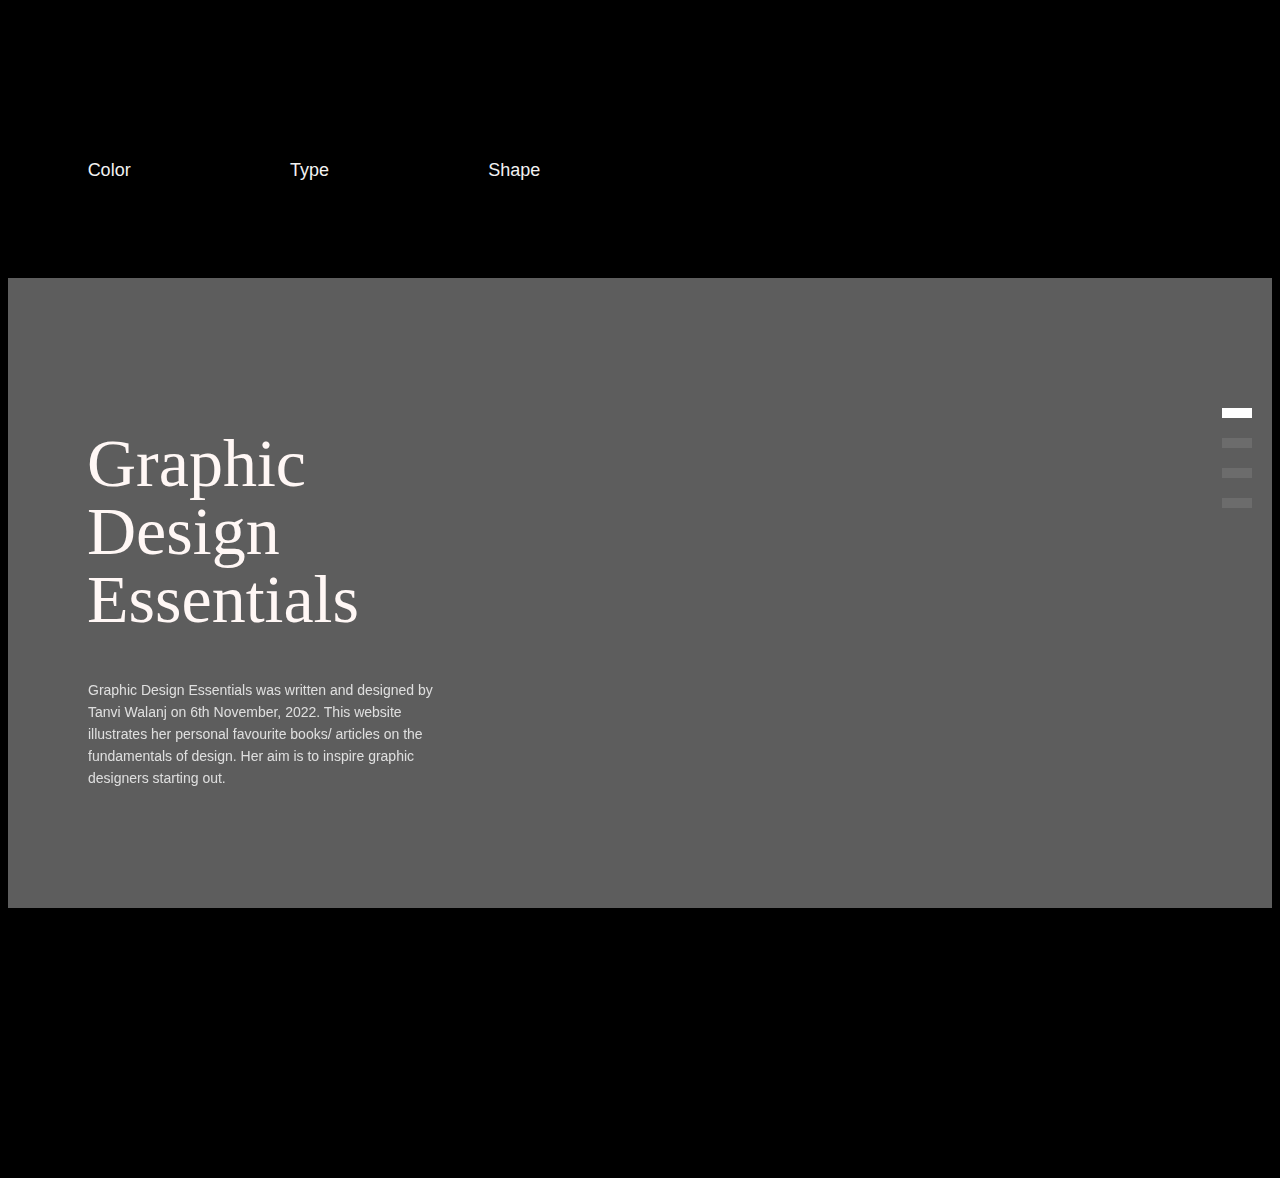
<file: index.html>
<!DOCTYPE html>
<html lang="en">

<head>
    <meta name="viewport" content="width=device-width, initial-scale=1.0">
    <title>Graphic Design Essentials</title>
    <link rel="stylesheet" href="assets/common.css" />
    <link href="https://api.fontshare.com/v2/css?f[]=clash-display@200,400,700,500,600,1,300&display=swap" rel="stylesheet">
    <link rel="stylesheet" href="https://cdnjs.cloudflare.com/ajax/libs/font-awesome/4.7.0/css/font-awesome.min.css">
</head>

<body>

  <div class="slider__warpper">
    <div class="flex__container flex--pi flex--active" data-slide="1">
      <div class="flex__item flex__item--left">
        <div class="flex__content">
          <h1 class="text--big">Graphic <br> Design <br> Essentials</h1>
          <p class="text--normal">Graphic Design Essentials was written and designed by Tanvi Walanj on 6th November, 2022. This website illustrates her personal favourite books/ articles on  the fundamentals of design. Her aim is to inspire graphic designers starting out. </p>
        </div>
        <p class="text__background"></p>
      </div>
      <div class="flex__item flex__item--right"></div>
    </div>
    <div class="flex__container flex--color animate--start" data-slide="2">
      <div class="flex__item flex__item--left">
        <div class="flex__content">
          <h1 class="text--big">Color</h1>
          <p class="text--normal">We are here to take you through the fundamental elements of graphic design. Starting with an exciting journey through <a href="color/index.html">“Everyday Color Theory”</a>where you will understand the history of color, how colors are perceived, experienced, how it evokes different sensibilities, how it blends in, stands out, and express itself through the medium of light.</p>
        </div>
        <p class="text__background"></p>
      </div>
      <div class="flex__item flex__item--right"></div>
      <img class="pokemon__img" src="Color.jpg" />
    </div>
    <div class="flex__container flex--type animate--start" data-slide="3">
      <div class="flex__item flex__item--left">
        <div class="flex__content">
          <h1 class="text--big">Type</h1>
          <p class="text--normal">Then, moving to typography, where you get exposed to <a href="type/index.html">“Thinking with Type”</a> which covers three major sections- Letter, Type and Grid. Here you can go through examples of design practices, type crimes, do’s and don’ts of type.</p>
        </div>
        <p class="text__background"></p>
      </div>
      <div class="flex__item flex__item--right"></div>
      <img class="pokemon__img image-contain" src="Type.jpg" />
    </div>
    <div class="flex__container flex--shape animate--start" data-slide="4">
      <div class="flex__item flex__item--left">
        <div class="flex__content">
          <h1 class="text--big">Shape</h1>
          <p class="text--normal">And finally to the<a href="shape/index.html">“Shape of Design”</a>, this is an offbeat book on problem solving and creating meaningful design. It instills a sense of enquiry to dive deep into the world of design and focus on the “why” instead of the “how”. It also reminds us that creation is a iterative process and all ideas start young and fragile.</p>
        </div>
        <p class="text__background"></p>
      </div>
      <div class="flex__item flex__item--right"></div>
      <img class="pokemon__img" src="Shape.png" />
    </div>
  
  <div class="slider__navi">
    <a href="#" class="slide-nav active" data-slide="1">pi</a>
    <a href="#" class="slide-nav" data-slide="2">Color</a>
    <a href="#" class="slide-nav" data-slide="3">Type</a>
    <a href="#" class="slide-nav" data-slide="4">Shape</a>
  </div>
  <script src='https://code.jquery.com/jquery-2.2.4.min.js'></script>

    <script src="js/index.js"></script>

  <div class="topnav" id="myTopnav">
      <a href="color/index.html">Color</a>
      <a href="type/index.html">Type</a>
      <a href="shape/index.html">Shape</a>
      </a>
  </div>

  

</body>
</html>
</file>
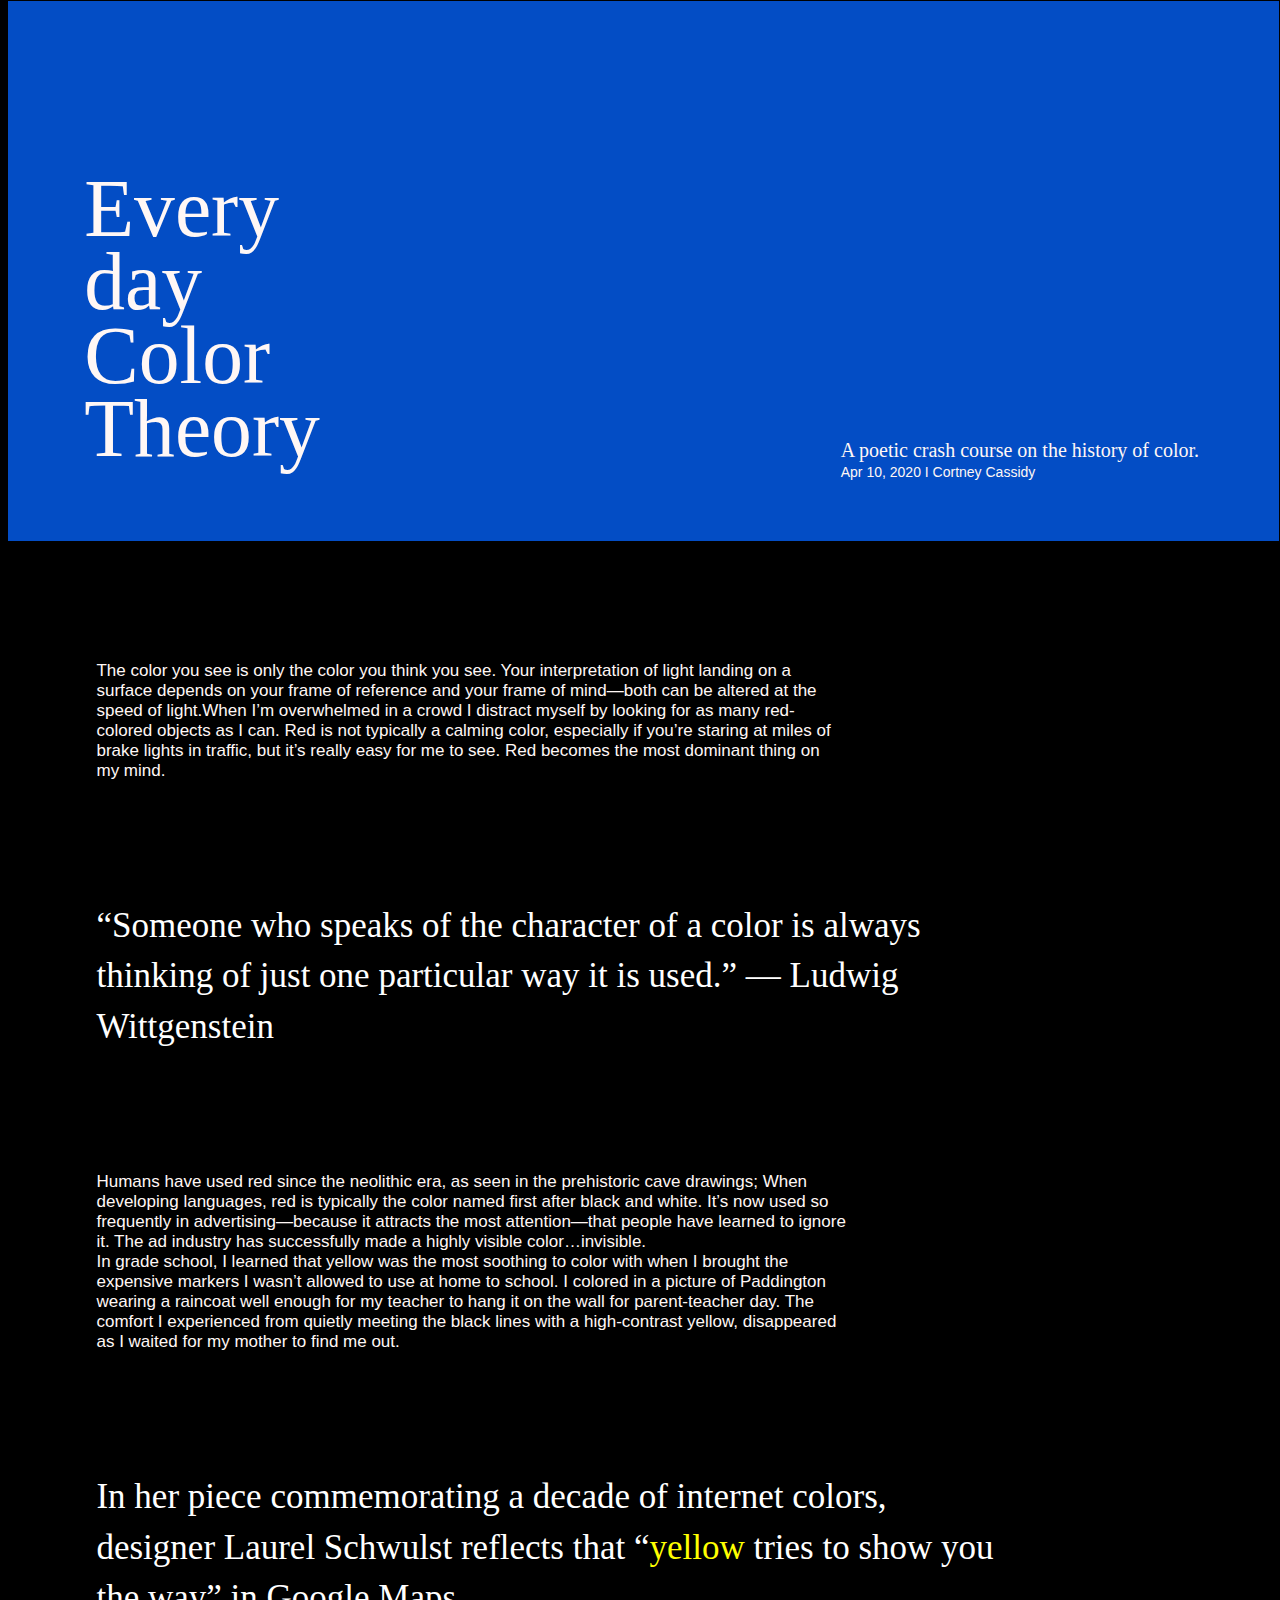
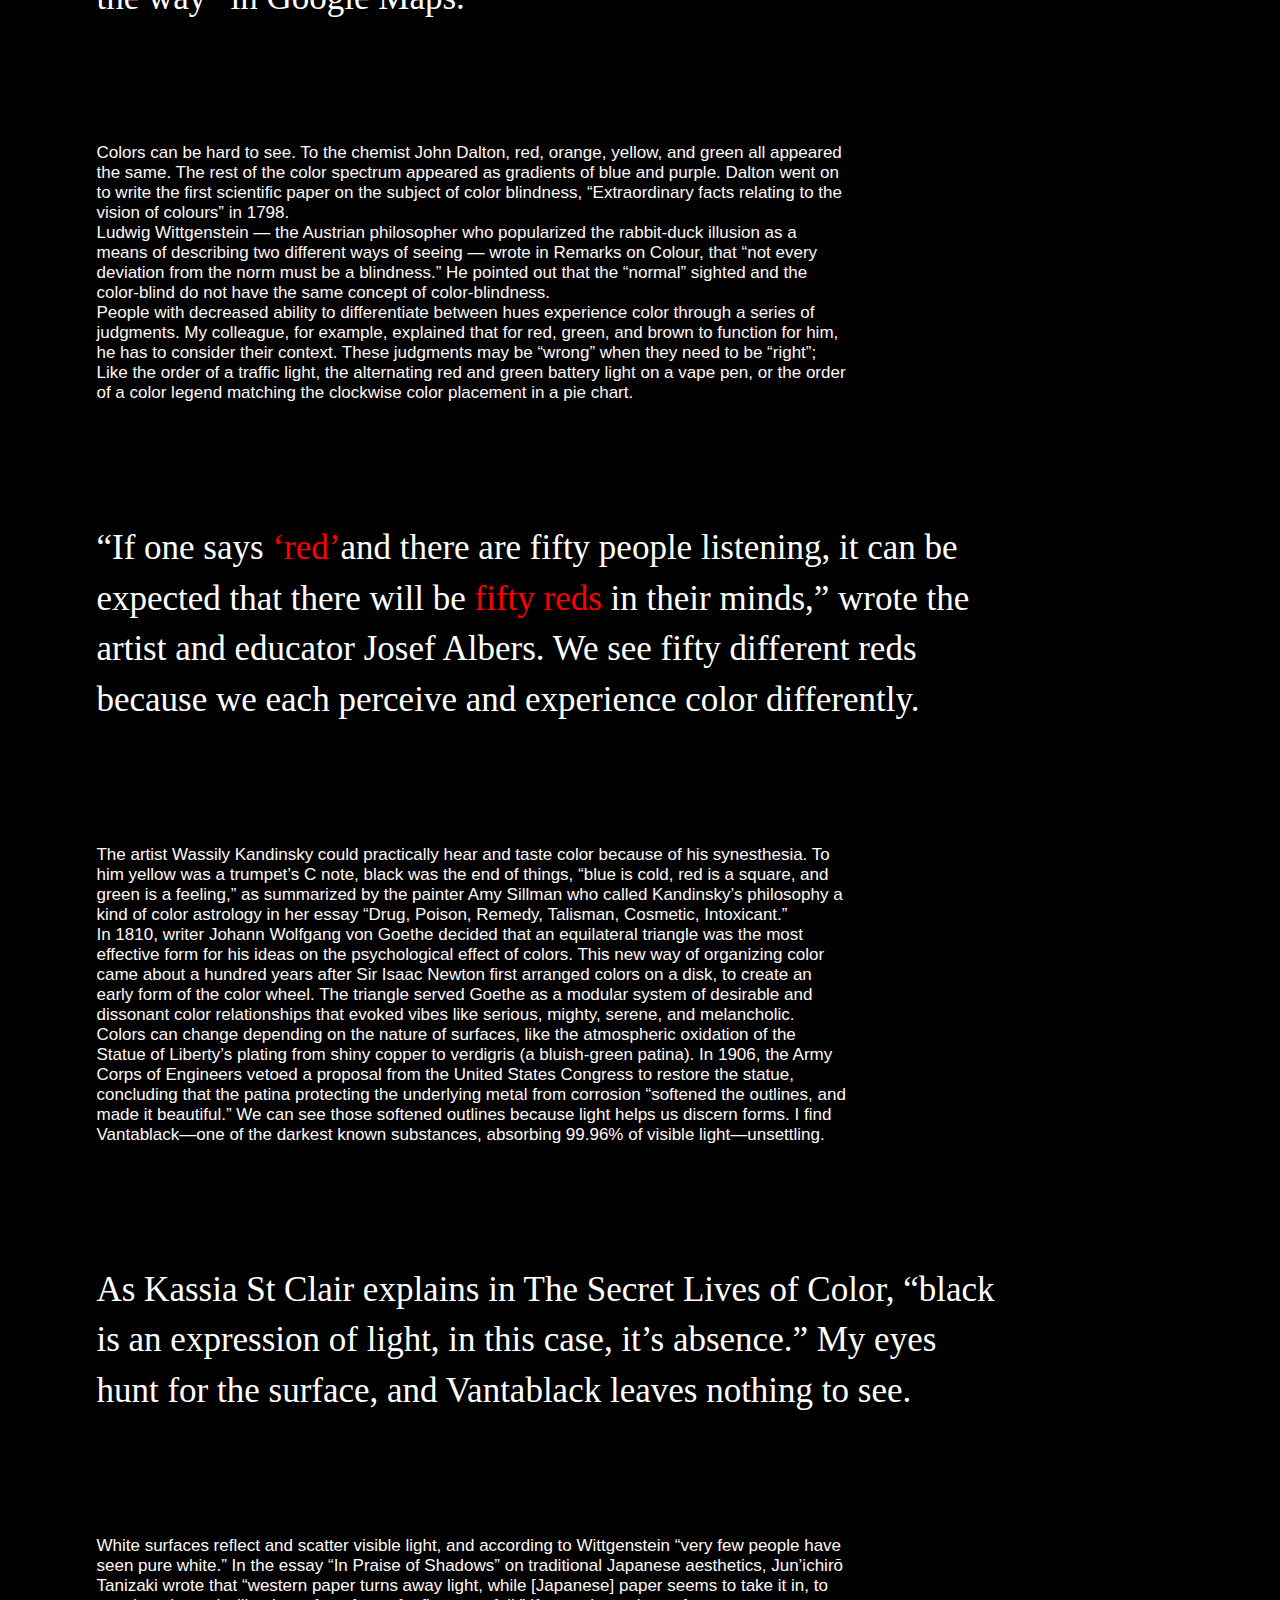
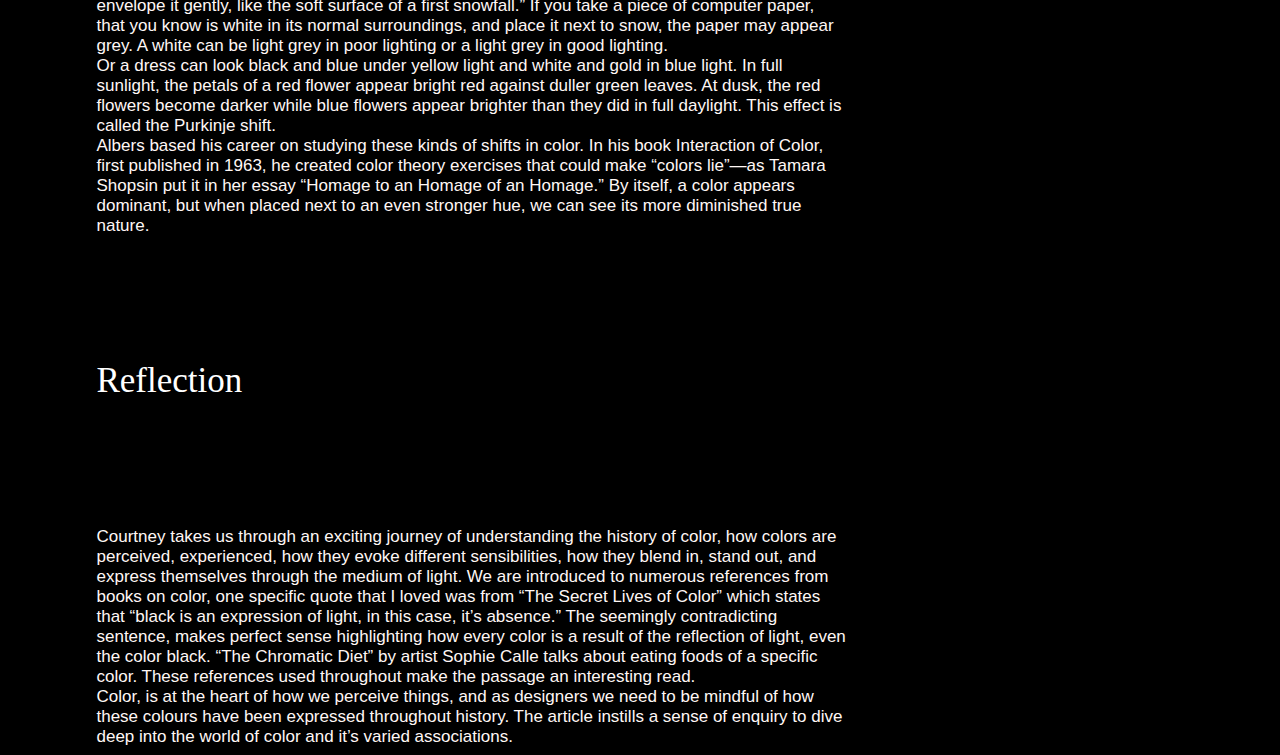
<file: color/index.html>
<!DOCTYPE html>
<html>

<head>
  <title>Everyday Color Theory</title>
  <link rel="stylesheet" href="style.css" />
  <meta name="viewport" content="width=device-width, initial-scale=1.0">
  <link href="https://api.fontshare.com/v2/css?f[]=clash-display@200,400,700,500,600,1,300&display=swap" rel="stylesheet">

</head>

<body>
  <div class="heading" style="padding-left:6.5%">
    <div class="title">Every<br>day <br>Color<br> Theory</div> 
    <p><span id="head">A poetic crash course on the history of color.</span><br> Apr 10, 2020 I Cortney Cassidy</p>
  </div>


  <div class="text">
    <div class="body">The color you see is only the color you think you see. Your interpretation of light landing on a surface
      depends on your frame of reference and your frame of mind—both can be altered at the speed of light.When I’m
      overwhelmed in a crowd I distract myself by looking for as many red-colored objects as I can. Red is not
      typically a calming color, especially if you’re staring at miles of brake lights in traffic, but it’s really
      easy for me to see. Red becomes the most dominant thing on my mind.
    </div>

    <p1 class="topic">“Someone who speaks of the character of a color is always thinking of just one particular way it is used.”
      — Ludwig Wittgenstein
    </p1>

    <div class="body">Humans have used red since the neolithic era, as seen in the prehistoric cave drawings; When developing
      languages, red is typically the color named first after black and white. It’s now used so frequently in
      advertising—because it attracts the most attention—that people have learned to ignore it. The ad industry has
      successfully made a highly visible color…invisible.
    </div>

    <div class="body">In grade school, I learned that yellow was the most soothing to color with when I brought the expensive markers
      I wasn’t allowed to use at home to school. I colored in a picture of Paddington wearing a raincoat well enough
      for my teacher to hang it on the wall for parent-teacher day. The comfort I experienced from quietly meeting the
      black lines with a high-contrast yellow, disappeared as I waited for my mother to find me out.
    </div>

    <p1 >In her piece commemorating a decade of internet colors, designer Laurel Schwulst reflects that “<span id="yellow">yellow</span> tries
      to show you the way” in Google Maps.
    </p1>


    <div class="body">Colors can be hard to see. To the chemist John Dalton, red, orange, yellow, and green all appeared the same.
      The rest of the color spectrum appeared as gradients of blue and purple. Dalton went on to write the first
      scientific paper on the subject of color blindness, “Extraordinary facts relating to the vision of colours” in
      1798.
    </div>

    <div class="body">Ludwig Wittgenstein — the Austrian philosopher who popularized the rabbit-duck illusion as a means of
      describing two different ways of seeing — wrote in Remarks on Colour, that “not every deviation from the norm
      must be a blindness.” He pointed out that the “normal” sighted and the color-blind do not have the same concept
      of color-blindness.
    </div>

    <div class="body">People with decreased ability to differentiate between hues experience color through a series of judgments. My
      colleague, for example, explained that for red, green, and brown to function for him, he has to consider their
      context. These judgments may be “wrong” when they need to be “right”; Like the order of a traffic light, the
      alternating red and green battery light on a vape pen, or the order of a color legend matching the clockwise
      color placement in a pie chart.
    </div>

    <p1 >“If one says <span class="red">‘red’</span>and there are fifty people listening, it can be expected that there will be <span class="red">fifty reds</span> in
      their minds,” wrote the artist and educator Josef Albers. We see fifty different reds because we each perceive
      and experience color differently.
    </p1>

    <div class="body">The artist Wassily Kandinsky could practically hear and taste color because of his synesthesia. To him yellow
      was a trumpet’s C note, black was the end of things, “blue is cold, red is a square, and green is a feeling,” as
      summarized by the painter Amy Sillman who called Kandinsky’s philosophy a kind of color astrology in her essay
      “Drug, Poison, Remedy, Talisman, Cosmetic, Intoxicant.”
    </div>

    <div class="body">In 1810, writer Johann Wolfgang von Goethe decided that an equilateral triangle was the most effective form
      for his ideas on the psychological effect of colors. This new way of organizing color came about a hundred years
      after Sir Isaac Newton first arranged colors on a disk, to create an early form of the color wheel. The triangle
      served Goethe as a modular system of desirable and dissonant color relationships that evoked vibes like serious,
      mighty, serene, and melancholic.
    </div>

    <div class="body">Colors can change depending on the nature of surfaces, like the atmospheric oxidation of the Statue of
      Liberty’s plating from shiny copper to verdigris (a bluish-green patina). In 1906, the Army Corps of Engineers
      vetoed a proposal from the United States Congress to restore the statue, concluding that the patina protecting
      the underlying metal from corrosion “softened the outlines, and made it beautiful.” We can see those softened outlines because light helps us discern forms. I find Vantablack—one of the darkest
      known substances, absorbing 99.96% of visible light—unsettling.
    </div>

    <p1 >As Kassia St Clair explains in The Secret Lives of Color, “black is an expression of light, in this case, it’s
      absence.” My eyes hunt for the surface, and Vantablack leaves nothing to see.
    </p1>

    <div class="body"> White surfaces reflect and scatter visible light, and according to Wittgenstein “very few people have seen
      pure white.” In the essay “In Praise of Shadows” on traditional Japanese aesthetics, Jun’ichirō Tanizaki wrote
      that “western paper turns away light, while [Japanese] paper seems to take it in, to envelope it gently, like
      the soft surface of a first snowfall.” If you take a piece of computer paper, that you know is white in its
      normal surroundings, and place it next to snow, the paper may appear grey. A white can be light grey in poor
      lighting or a light grey in good lighting.
    </div>
    
    <div class="body">Or a dress can look black and blue under yellow light and white and gold in blue light. In full sunlight, the
      petals of a red flower appear bright red against duller green leaves. At dusk, the red flowers become darker
      while blue flowers appear brighter than they did in full daylight. This effect is called the Purkinje shift.
    </div>
    
    <div class="body">Albers based his career on studying these kinds of shifts in color. In his book Interaction of Color, first
      published in 1963, he created color theory exercises that could make “colors lie”—as Tamara Shopsin put it in
      her essay “Homage to an Homage of an Homage.” By itself, a color appears dominant, but when placed next to an
      even stronger hue, we can see its more diminished true nature.
    </div>

    <p1 class="topic">Reflection</p1>

    <div class="body">Courtney takes us through an exciting journey of understanding the history of color, how colors are perceived,
      experienced, how they evoke different sensibilities, how they blend in, stand out, and express themselves
      through the medium of light. We are introduced to numerous references from books on color, one specific quote
      that I loved was from “The Secret Lives of Color” which states that “black is an expression of light, in this
      case, it’s absence.” The seemingly contradicting sentence, makes perfect sense highlighting how every color is a
      result of the reflection of light, even the color black. “The Chromatic Diet” by artist Sophie Calle talks about
      eating foods of a specific color. These references used throughout make the passage an interesting read.
      </div>
    
    <div class="body">Color, is at the heart of how we perceive things, and as designers we need to be mindful of how these colours
      have been expressed throughout history. The article instills a sense of enquiry to dive deep into the world of
      color and it’s varied associations.
    </div>
  </div>

</body>

</html>
</file>
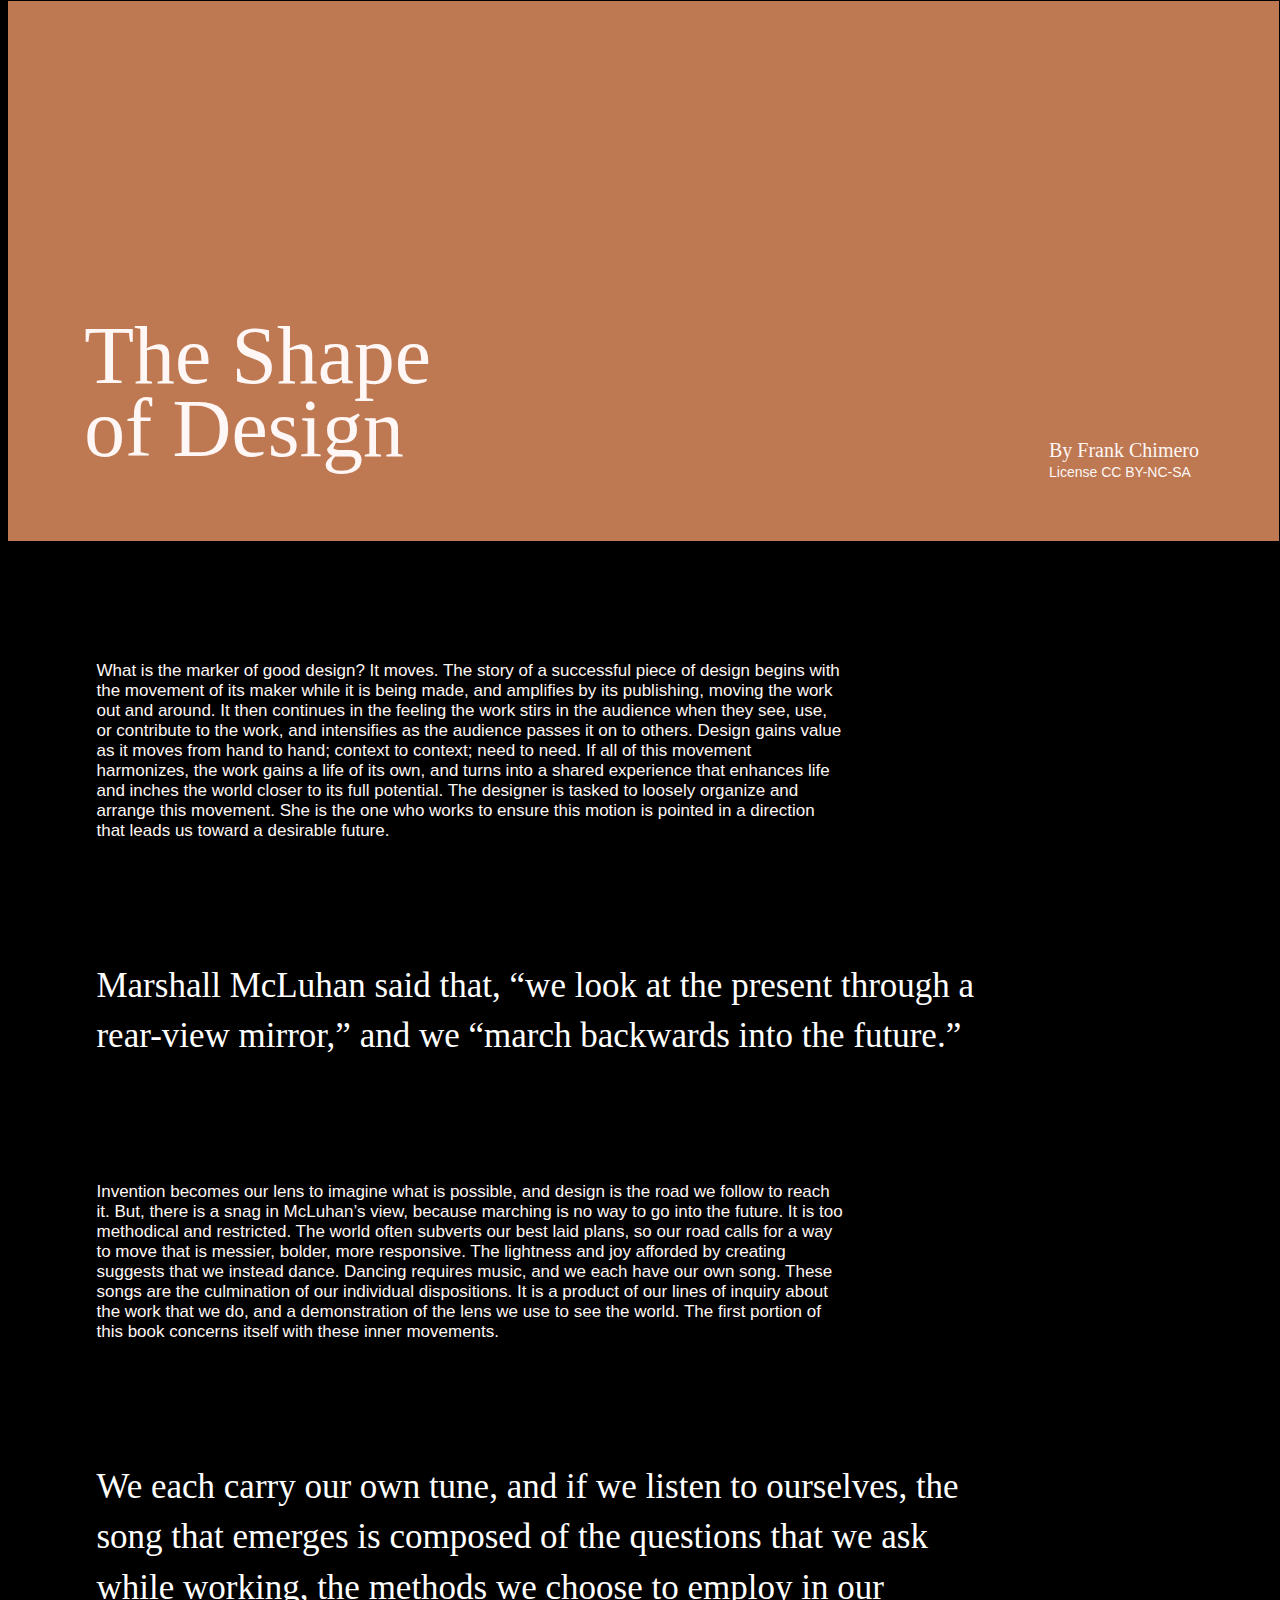
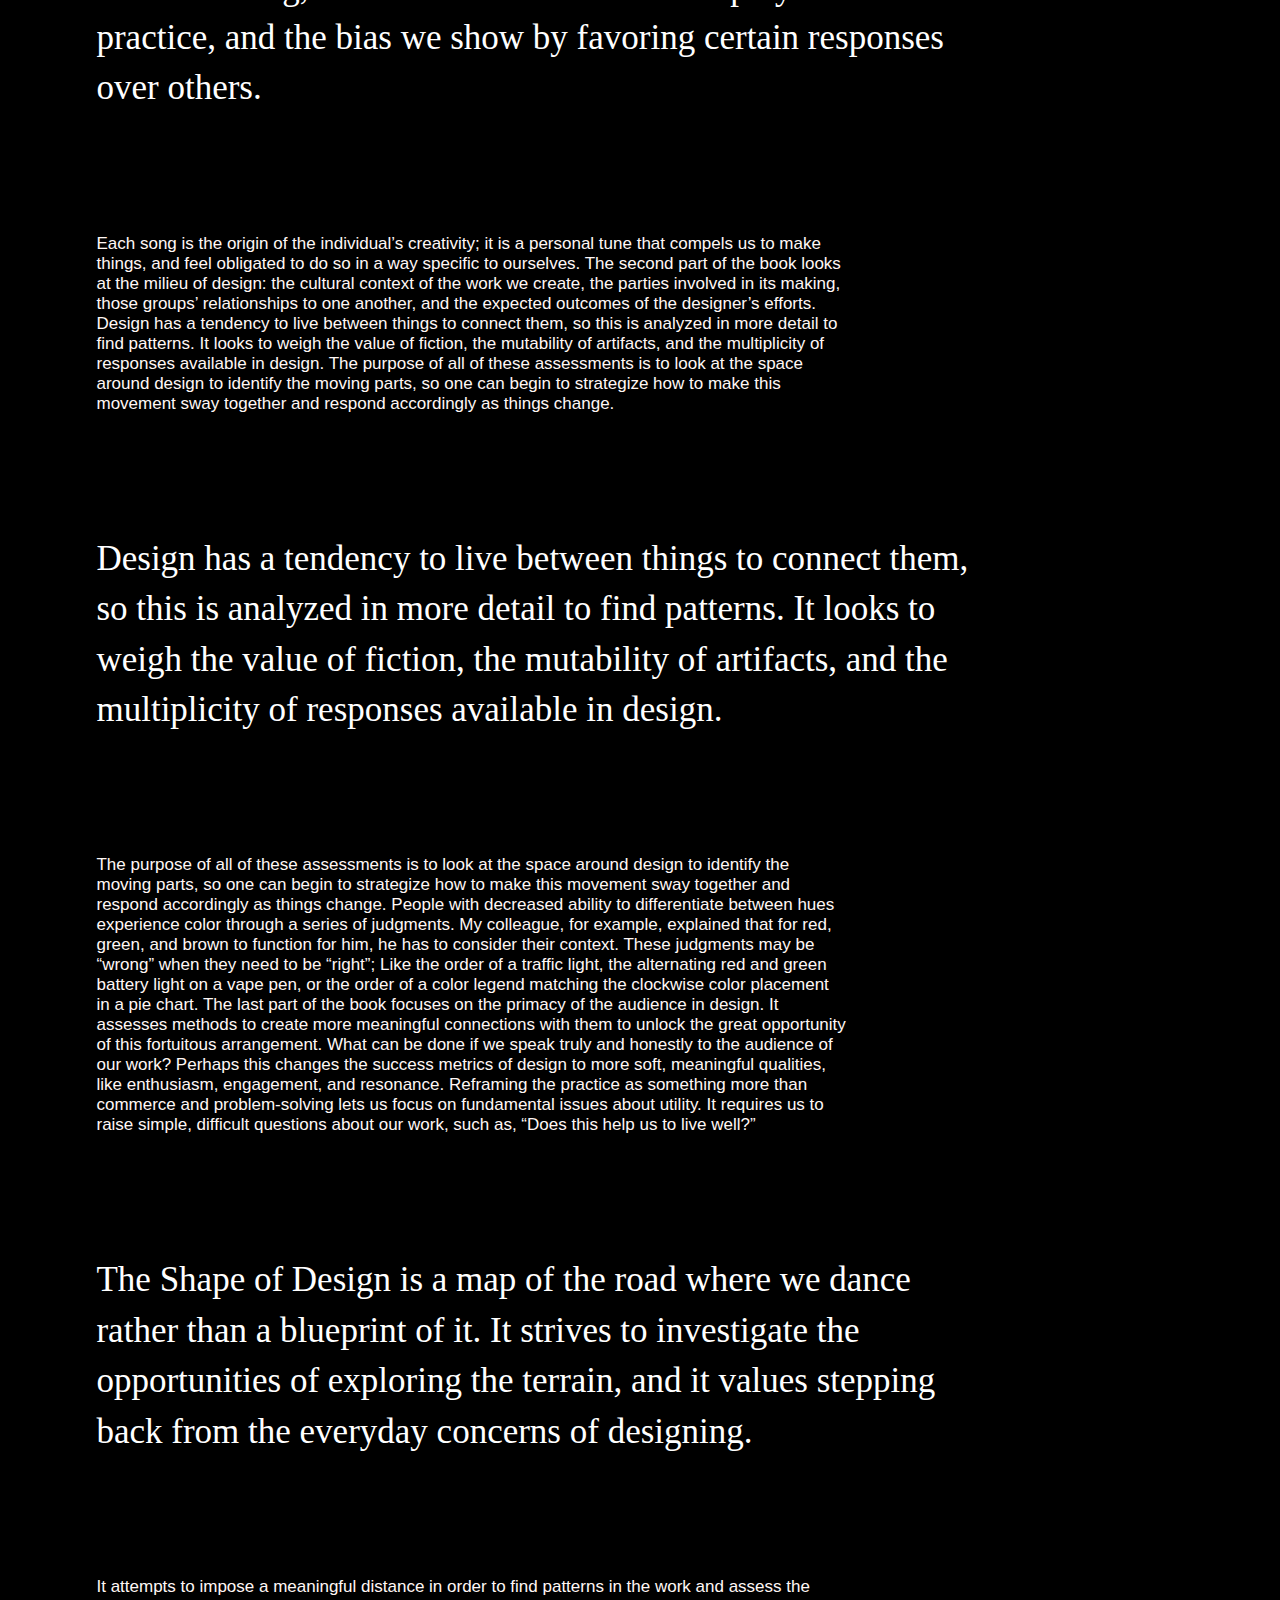
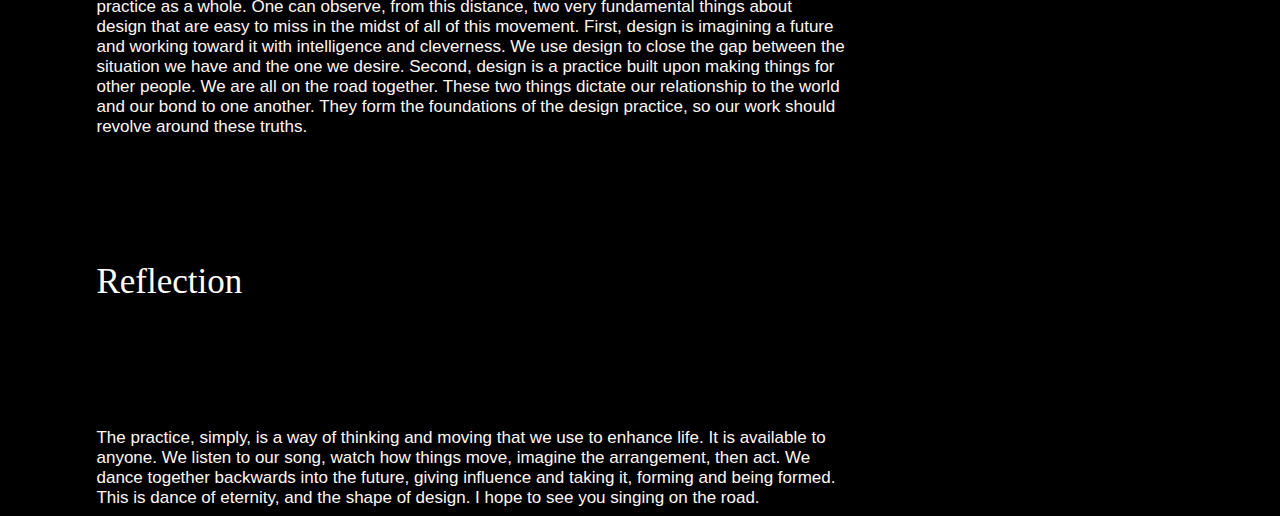
<file: shape/index.html>
<!DOCTYPE html>
<html>

<head>
  <title>Everyday Color Theory</title>
  <link rel="stylesheet" href="style.css" />
  <meta name="viewport" content="width=device-width, initial-scale=1.0">
  <link href="https://api.fontshare.com/v2/css?f[]=clash-display@200,400,700,500,600,1,300&display=swap" rel="stylesheet">

</head>

<body>
  <div class="heading" style="padding-left:6.5%">
    <div class="title">The Shape <br>of Design</div> 
    <p><span id="head">By Frank Chimero</span><br> License CC BY-NC-SA</p>
  </div>


  <div class="text">
    <div class="body">What is the marker of good design? It moves. The story of a successful piece of design begins with the movement of its maker while it is being made, and amplifies by its publishing, moving the work out and around. It then continues in the feeling the work stirs in the audience when they see, use, or contribute to the work, and intensifies as the audience passes it on to others. Design gains value as it moves from hand to hand; context to context; need to need. If all of this movement harmonizes, the work gains a life of its own, and turns into a shared experience that enhances life and inches the world closer to its full potential. The designer is tasked to loosely organize and arrange this movement. She is the one who works to ensure this motion is pointed in a direction that leads us toward a desirable future.
    </div>

    <p1 class="topic">Marshall McLuhan said that, “we look at the present through a rear-view mirror,” and we “march backwards into the future.”
    </p1>

    <div class="body">Invention becomes our lens to imagine what is possible, and design is the road we follow to reach it. But, there is a snag in McLuhan’s view, because marching is no way to go into the future. It is too methodical and restricted. The world often subverts our best laid plans, so our road calls for a way to move that is messier, bolder, more responsive. The lightness and joy afforded by creating suggests that we instead dance. Dancing requires music, and we each have our own song. These songs are the culmination of our individual dispositions. It is a product of our lines of inquiry about the work that we do, and a demonstration of the lens we use to see the world. The first portion of this book concerns itself with these inner movements.
    </div>

    <p1 >We each carry our own tune, and if we listen to ourselves, the song that emerges is composed of the questions that we ask while working, the methods we choose to employ in our practice, and the bias we show by favoring certain responses over others.
    </p1>


    <div class="body"> Each song is the origin of the individual’s creativity; it is a personal tune that compels us to make things, and feel obligated to do so in a way specific to ourselves. The second part of the book looks at the milieu of design: the cultural context of the work we create, the parties involved in its making, those groups’ relationships to one another, and the expected outcomes of the designer’s efforts. Design has a tendency to live between things to connect them, so this is analyzed in more detail to find patterns. It looks to weigh the value of fiction, the mutability of artifacts, and the multiplicity of responses available in design. The purpose of all of these assessments is to look at the space around design to identify the moving parts, so one can begin to strategize how to make this movement sway together and respond accordingly as things change.
    </div>

    <p1 >Design has a tendency to live between things to connect them, so this is analyzed in more detail to find patterns. It looks to weigh the value of fiction, the mutability of artifacts, and the multiplicity of responses available in design.
    </p1>

    <div class="body">The purpose of all of these assessments is to look at the space around design to identify the moving parts, so one can begin to strategize how to make this movement sway together and respond accordingly as things change. People with decreased ability to differentiate between hues experience color through a series of judgments. My colleague, for example, explained that for red, green, and brown to function for him, he has to consider their context. These judgments may be “wrong” when they need to be “right”; Like the order of a traffic light, the alternating red and green battery light on a vape pen, or the order of a color legend matching the clockwise color placement in a pie chart. The last part of the book focuses on the primacy of the audience in design. It assesses methods to create more meaningful connections with them to unlock the great opportunity of this fortuitous arrangement. What can be done if we speak truly and honestly to the audience of our work? Perhaps this changes the success metrics of design to more soft, meaningful qualities, like enthusiasm, engagement, and resonance. Reframing the practice as something more than commerce and problem-solving lets us focus on fundamental issues about utility. It requires us to raise simple, difficult questions about our work, such as, “Does this help us to live well?”
    </div>

    <p1 >The Shape of Design is a map of the road where we dance rather than a blueprint of it. It strives to investigate the opportunities of exploring the terrain, and it values stepping back from the everyday concerns of designing.
    </p1>

    <div class="body"> It attempts to impose a meaningful distance in order to find patterns in the work and assess the practice as a whole. One can observe, from this distance, two very fundamental things about design that are easy to miss in the midst of all of this movement. First, design is imagining a future and working toward it with intelligence and cleverness. We use design to close the gap between the situation we have and the one we desire. Second, design is a practice built upon making things for other people. We are all on the road together. These two things dictate our relationship to the world and our bond to one another. They form the foundations of the design practice, so our work should revolve around these truths.
    </div>
    
    <p1 class="topic">Reflection</p1>

    <div class="body">The practice, simply, is a way of thinking and moving that we use to enhance life. It is available to anyone. We listen to our song, watch how things move, imagine the arrangement, then act. We dance together backwards into the future, giving influence and taking it, forming and being formed. This is dance of eternity, and the shape of design. I hope to see you singing on the road.

  </div>

</body>

</html>
</file>
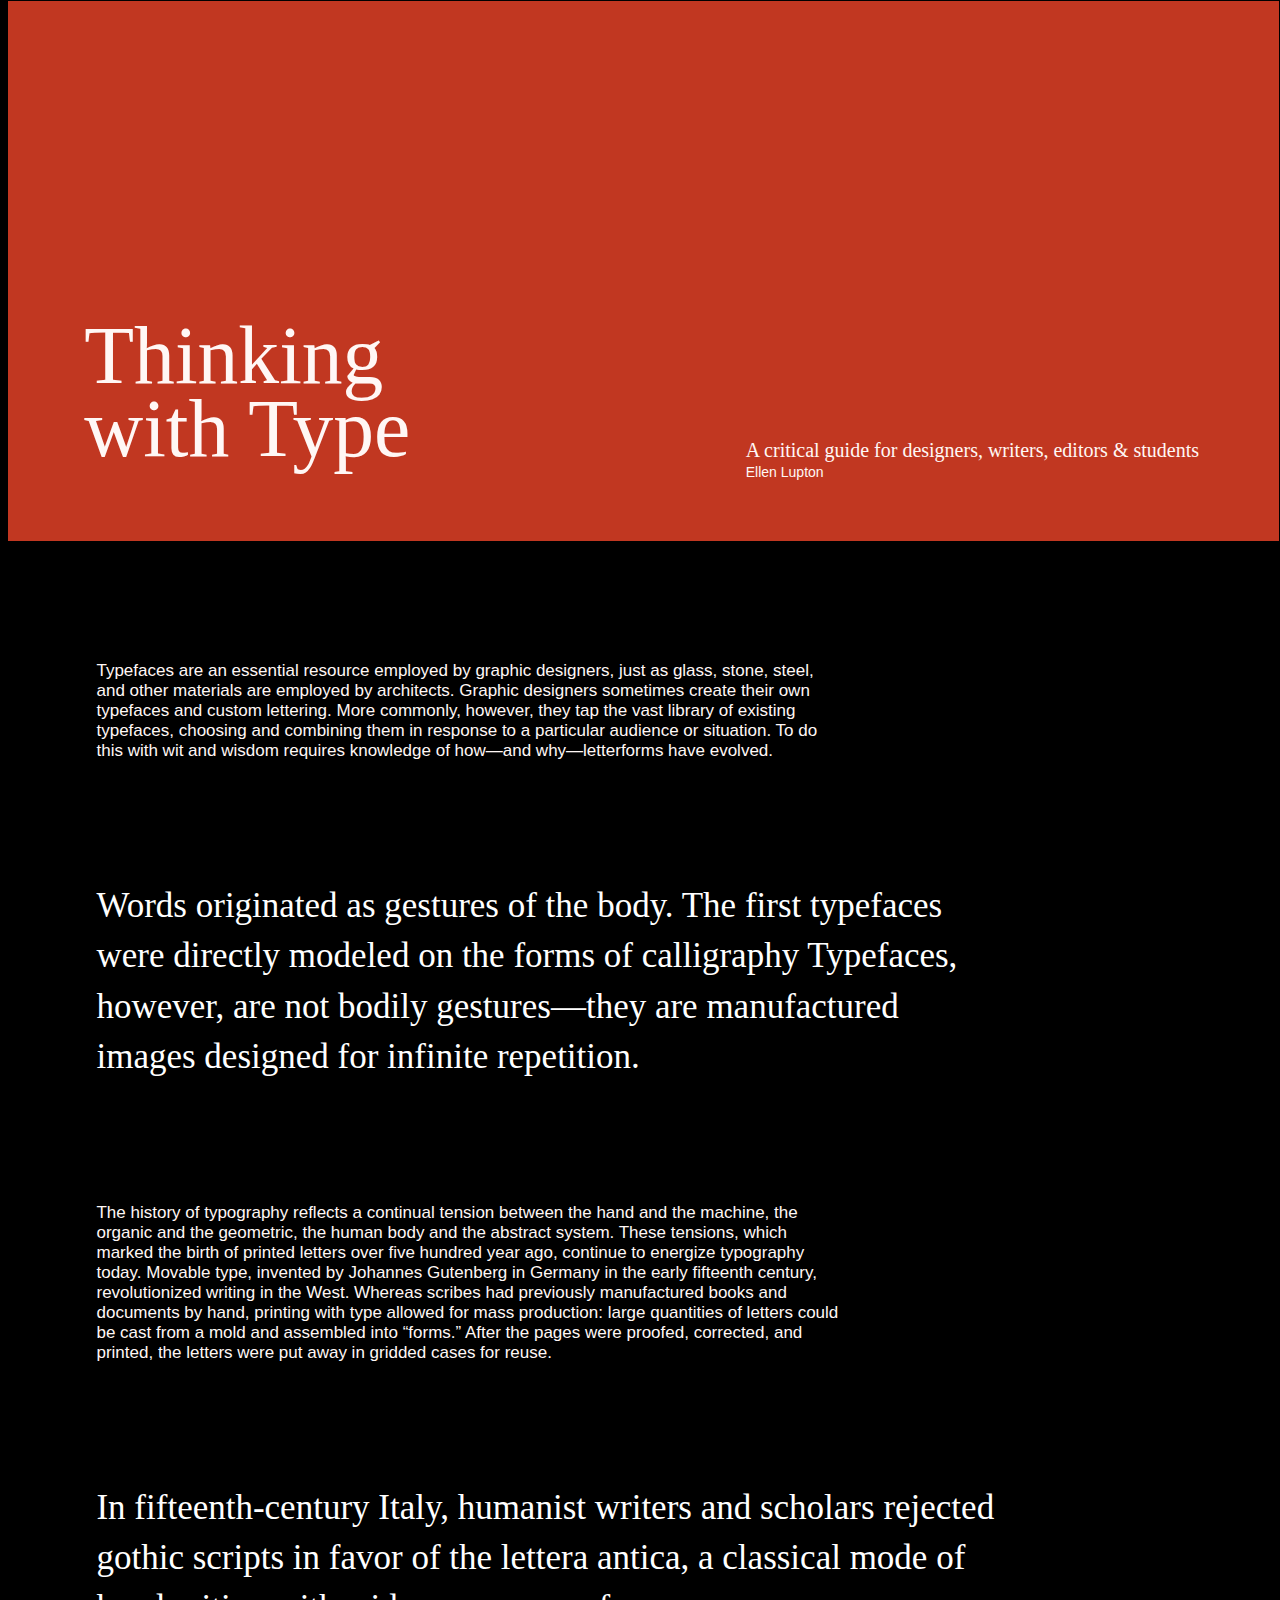
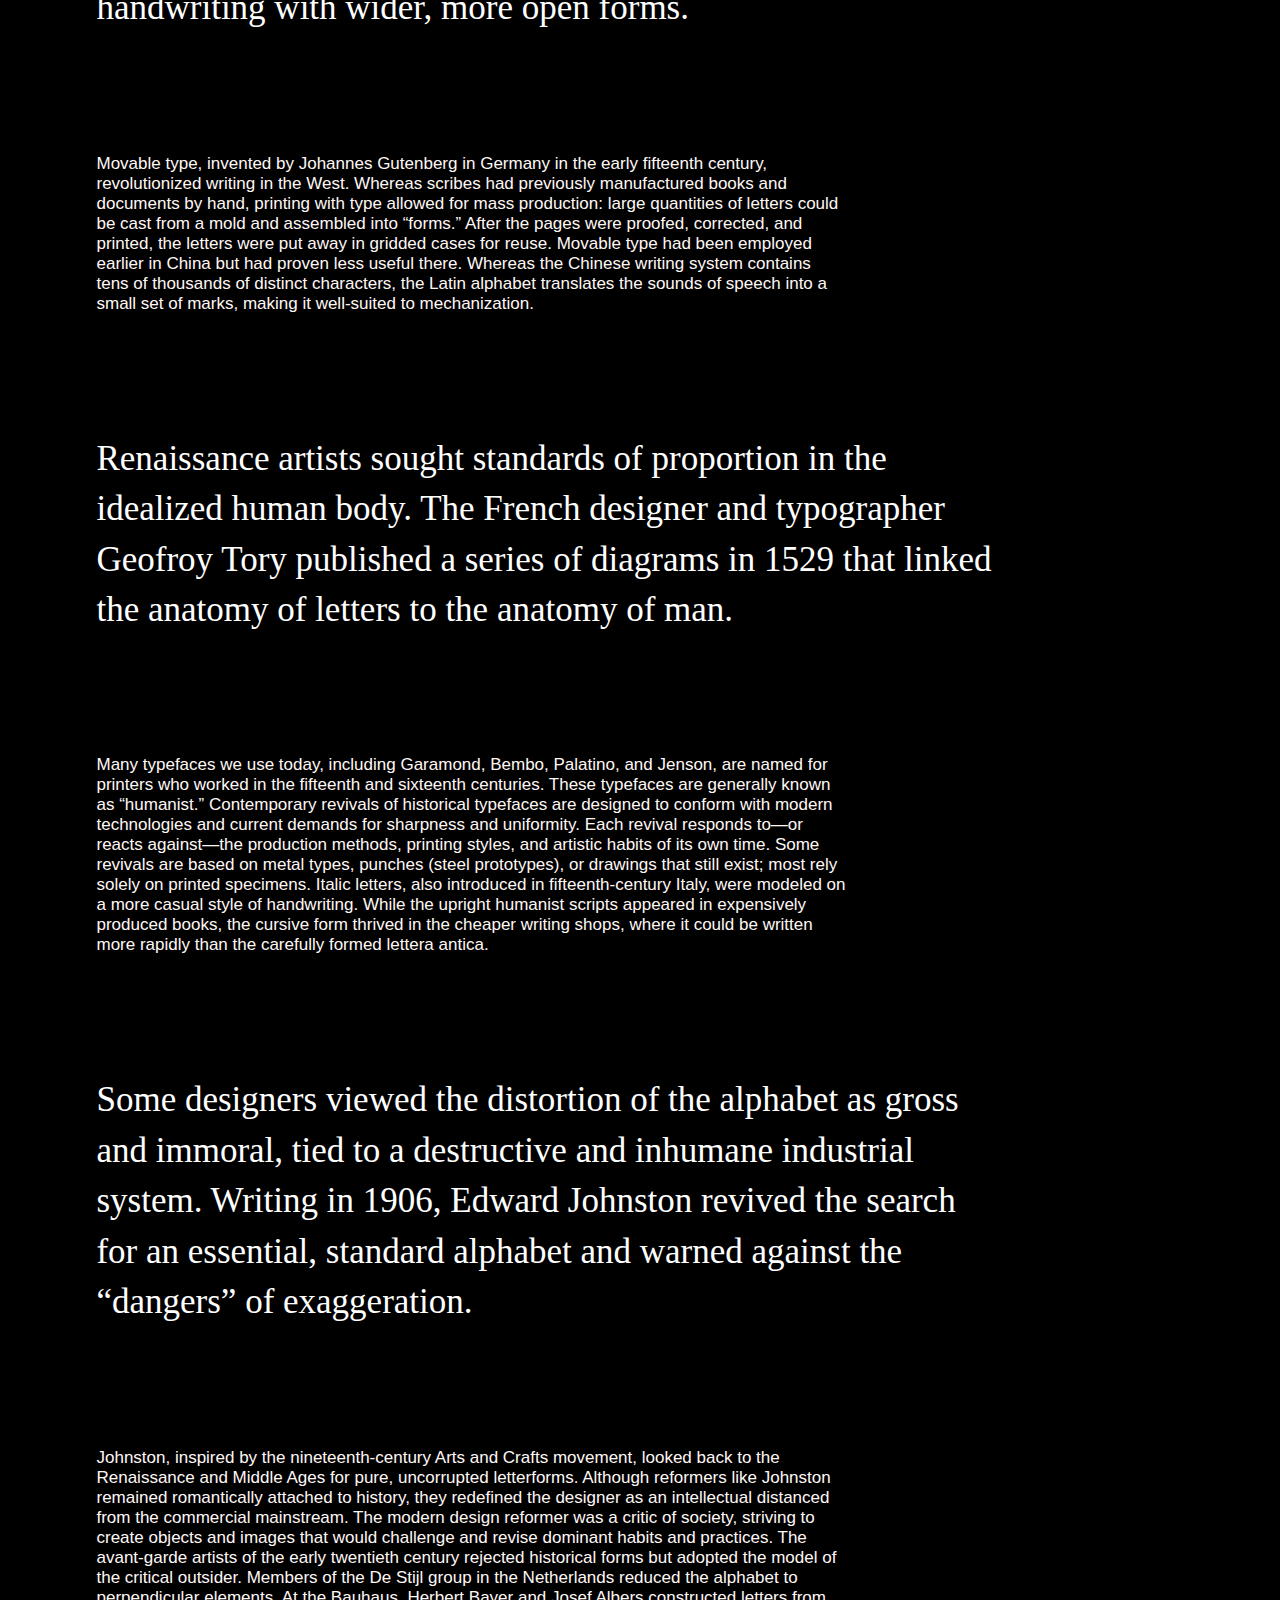
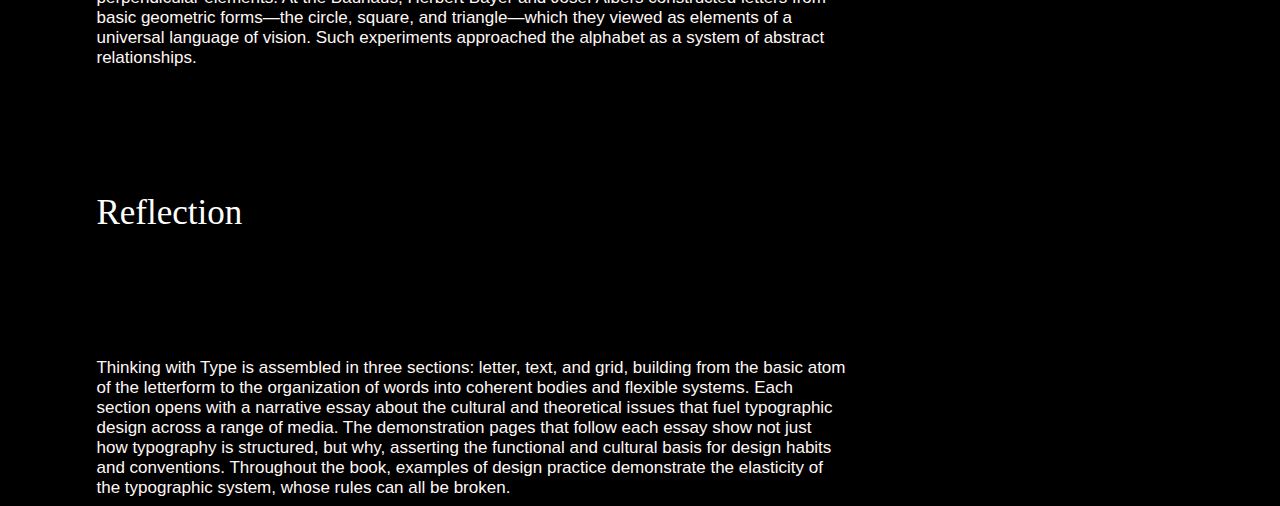
<file: type/index.html>
<!DOCTYPE html>
<html>

<head>
  <title>Everyday Color Theory</title>
  <link rel="stylesheet" href="style.css" />
  <meta name="viewport" content="width=device-width, initial-scale=1.0">
  <link href="https://api.fontshare.com/v2/css?f[]=clash-display@200,400,700,500,600,1,300&display=swap" rel="stylesheet">

</head>

<body>
  <div class="heading" style="padding-left:6.5%">
    <div class="title"> Thinking<br> with Type</div> 
    <p><span id="head">A critical guide for designers, writers, editors & students</span><br> Ellen Lupton</p>
  </div>


  <div class="text">
    <div class="body">Typefaces are an essential resource employed by graphic designers, just as glass, stone, steel, and other materials are employed by architects. Graphic designers sometimes create their own typefaces and custom lettering. More commonly, however, they tap the vast library of existing typefaces, choosing and combining them in response to a particular audience or situation. To do this with wit and wisdom requires knowledge of how—and why—letterforms have evolved.
    </div>

    <p1 class="topic">Words originated as gestures of the body. The first typefaces were directly modeled on the forms of calligraphy Typefaces, however, are not bodily gestures—they are manufactured images designed for infinite repetition. 
    </p1>

    <div class="body">The history of typography reflects a continual tension between the hand and the machine, the organic and the geometric, the human body and the abstract system. These tensions, which marked the birth of printed letters over five hundred year ago, continue to energize typography today. Movable type, invented by Johannes Gutenberg in Germany in the early fifteenth century, revolutionized writing in the West. Whereas scribes had previously manufactured books and documents by hand, printing with type allowed for mass production: large quantities of letters could be cast from a mold and assembled into “forms.” After the pages were proofed, corrected, and printed, the letters were put away in gridded cases for reuse.
    </div>

    <p1 >In fifteenth-century Italy, humanist writers and scholars rejected gothic scripts in favor of the lettera antica, a classical mode of handwriting with wider, more open forms.
    </p1>


    <div class="body">Movable type, invented by Johannes Gutenberg in Germany in the early fifteenth century, revolutionized writing in the West. Whereas scribes had previously manufactured books and documents by hand, printing with type allowed for mass production: large quantities of letters could be cast from a mold and assembled into “forms.” After the pages were proofed, corrected, and printed, the letters were put away in gridded cases for reuse. Movable type had been employed earlier in China but had proven less useful there. Whereas the Chinese writing system contains tens of thousands of distinct characters, the Latin alphabet translates the sounds of speech into a small set of marks, making it well-suited to mechanization. 
    </div>

    <p1 >Renaissance artists sought standards of proportion in the idealized human body. The French designer and typographer Geofroy Tory published a series of diagrams in 1529 that linked the anatomy of letters to the anatomy of man.
    </p1>

    <div class="body">Many typefaces we use today, including Garamond, Bembo, Palatino, and Jenson, are named for printers who worked in the fifteenth and sixteenth centuries. These typefaces are generally known as “humanist.” Contemporary revivals of historical typefaces are designed to conform with modern technologies and current demands for sharpness and uniformity. Each revival responds to—or reacts against—the production methods, printing styles, and artistic habits of its own time. Some revivals are based on metal types, punches (steel prototypes), or drawings that still exist; most rely solely on printed specimens. Italic letters, also introduced in fifteenth-century Italy, were modeled on a more casual style of handwriting. While the upright humanist scripts appeared in expensively produced books, the cursive form thrived in the cheaper writing shops, where it could be written more rapidly than the carefully formed lettera antica. 
    </div>

    <p1 >Some designers viewed the distortion of the alphabet as gross and immoral, tied to a destructive and inhumane industrial system. Writing in 1906, Edward Johnston revived the search for an essential, standard alphabet and warned against the “dangers” of exaggeration. 
    </p1>

    <div class="body">  Johnston, inspired by the nineteenth-century Arts and Crafts movement, looked back to the Renaissance and Middle Ages for pure, uncorrupted letterforms. Although reformers like Johnston remained romantically attached to history, they redefined the designer as an intellectual distanced from the commercial mainstream. The modern design reformer was a critic of society, striving to create objects and images that would challenge and revise dominant habits and practices. The avant-garde artists of the early twentieth century rejected historical forms but adopted the model of the critical outsider. Members of the De Stijl group in the Netherlands reduced the alphabet to perpendicular elements. At the Bauhaus, Herbert Bayer and Josef Albers constructed letters from basic geometric  forms—the circle, square, and triangle—which they viewed as elements of a universal language of vision. Such experiments approached the alphabet as a system of abstract relationships. 
    </div>

    <p1 class="topic">Reflection</p1>

    <div class="body">Thinking with Type is assembled in three sections: letter, text, and grid, building from the basic atom of the letterform to the organization of words into coherent bodies and flexible systems. Each section opens with a narrative essay about the cultural and theoretical issues that fuel typographic design across a range of media. The demonstration pages that follow each essay show not just how typography is structured, but why, asserting the functional and cultural basis for design habits and conventions. Throughout the book, examples of design practice demonstrate the elasticity of the typographic system, whose rules can all be broken.
      </div>
    
  </div>

</body>

</html>
</file>
<file: assets/common.css>
html {
  scroll-behavior: smooth;
}

/* Variables */

:root {
  --body: 14px;
  --nav: calc(var(--body)*1)
  --heading: calc(var(--body)*3);
  --author: calc(var(--body));
  --smallspacing: 18px;
  --mediumspacing: 32px;
  --largespacing: 52px;}

@media (min-width: 768px) {
  :root {
  --body: 17px;
  --nav: calc(var(--body)*1.5);
  --heading: calc(var(--body)*4);
  --author: calc(var(--body)*1);
  --smallspacing: 32px;
  --mediumspacing: 52px;
  --largespacing: 150px;}}



@media print{
    .topnav{
      display: none;
  }

  .text--big, .text--normal{
    width:100%!important;
    padding:0!important;
    margin:0!important;
    color: #090909!important;

  }

  .text--big {page-break-before: auto;}
  .text--normal {page-break-before: auto;}

    
    :root {
    --body: 12pt;
    --heading: calc(var(--body)*2);
    }}


/* Nav bar*/
.topnav {
  overflow: hidden;
}

.topnav a {
  float: left;
  display: block;
  color: #f2f2f2;
  text-align: center;
  padding: 12% 6.3%;
  text-decoration: none;
  font-size: 18px;
}

.topnav a:hover {
  color: black;
}

.topnav a.active {
  color: white;
}


/* Type*/

.heading { font-family: ClashDisplay-Medium;
  font-style: normal;
  font-size: var(--heading);
  position: absolute;
  left:100px;
  margin: 0px;
  line-height: 1;
  margin-top: var(--largespacing);
  color: #FFF7F5;}

.body{
  font-family: 'Poppins', sans-serif;
  font-weight: 200;
  font-size: var(--body);
  line-height: auto;
  max-width: 750px;
  margin-left: auto;
  margin-right: auto;
  margin-top: var(--largespacing);
  width: 88%;
  color: #FFF7F5;
}

.author{
  font-family: 'Poppins', sans-serif;
  font-weight: 100;
  font-size: var(--body);
  line-height: auto;
  max-width: 750px;
  margin-left: auto;
  margin-right: auto;
  margin-top: var(--mediumspacing);
  color: #FFF7F5;
}

  .small{
    margin-bottom: var(--smallspacing);
  }
    
  .medium{
    margin-top: var(--mediumspacing);
  }
    
  .large{
    margin-top: var(--largespacing);
  }

  body {
    background-color: black;
  }


/*author*/

.page {
  display: flex;
  flex-wrap: wrap;
}

.section {
  width: 100%;
  height: 300px;
  display: flex;
  justify-content: center;
  align-items: center;
}

.feature-1 {
  background-color: #D6E9FE;
  padding: 50px;
  margin: 0px;
}

/*slider*/
*, *:before, *:after {
	-webkit-box-sizing: border-box;
	-moz-box-sizing: border-box;
	box-sizing: border-box;
}

.slider__navi {
	position: absolute;
	top: 50%;
	right: 20px;
	transform: translateY(-50%);
	-webkit-transform: translateY(-50%);
	-moz-transform: translateY(-50%);
	-ms-transform: translateY(-50%);
	-o-transform: translateY(-50%);
	z-index: 999;
}

.slider__navi a {
	display: block;
	height: 10px;
	width: 30px;
	margin: 20px 0;
	text-indent: -9999px;
	box-shadow: none;
	border: none;
	background: rgba(169, 169, 169, 0.2);
}

.slider__navi a.active {
	background: rgba(255,255,255,1);
}

body {
	position: relative;
	font-size: 100%;
	font-family: 'Montserrat', sans-serif;
	font-weight: 400;
	min-height: 100vh;
}

.flex__container {
  position: absolute;
	top: 30%;
	left: 0;
	display: flex;
	display: -webkit-flex;
	display: -moz-flex;
	display: -ms-flex;
	-webkit-flex-flow: row wrap;
	-moz-flex-flow: row wrap;
	-ms-flex-flow: row wrap;
	-o-flex-flow: row wrap;
	flex-flow: row wrap; 
	-webkit-justify-content: flex-start;
	-moz-justify-content: flex-start;
	-ms-justify-content: flex-start;
	-o-justify-content: flex-start;
	justify-content: flex-start;
	height: 100vh;
	width: 100%;
	z-index: 1;
}

.flex__container.flex--active {
	z-index: 2;
}

.text--big {
	font-weight: 500;
	line-height: 110px;
  margin-left: -1px;
  font-family: ClashDisplay-Medium;
  font-style: normal;
  font-size: var(--heading);
  line-height: 1;
  color: #FFF7F5;
}

.text--normal {
	font-size: 14px;
	color: rgba(255, 255, 255, 0.8);
	line-height: 22px;
	margin-top: 25px;
}

.text__background {
	font-family: 'Poppins', sans-serif;
	position: absolute;
	left: 72px;
	bottom: -60px;
	color: rgba(0,0,0,0.05);
	font-size: 170px;
	font-weight: 700;
}

.flex__item {
	height: 100vh;
	color: #fff;
	transition: transform 0.1s linear;
  position: relative;
}

.flex__item--left {
	display: flex;
	display: -webkit-flex;
	display: -moz-flex;
	display: -ms-flex;
	align-items: center;
	-webkit-align-items: center;
	-moz-align-items: center;
	-ms-align-items: center;
	width: 50%;
  height:70%;
	transform-origin: left bottom;
	transition: transform 0.1s linear 0.4s;
	opacity: 0;
	position: relative;
	overflow: hidden;
  margin-top: 0%;
}

.flex__item--right {
	width: 50%;
  height:70%;
	transition: transform 0.1s linear 0s;
	opacity: 0;
  margin-top: 0%;
  object-fit: cover;
  position: relative;
  
}

.flex--preStart .flex__item--left,
.flex--preStart .flex__item--right,
.flex--active .flex__item--left,
.flex--active .flex__item--right {
	opacity: 1;
}

/* Graphic design essentials */

.flex--pi .flex__item--left {
	background-color:#5d5d5d;
}

.flex--pi .flex__item--right {
	background: #5d5d5d;
}


/* Color */

.flex--color .flex__item--left {
	background: #034DC5;
}

.flex--color .flex__item--right {
	background: #034DC5;
  object-fit: cover;
  object-position: right top;
}

/* Type */

.flex--type .flex__item--left {
  background: #C13721;
}

.flex--type .flex__item--right {
	background: #C13721;
}

/* Shape */

.flex--shape .flex__item--left {
	background: #BE7852;
}

.flex--shape .flex__item--right {
	background: #BE7852;
}

.flex__content {
	margin-left: 80px;
	width: 55%;
	opacity: 1;
	transform: translate3d(0,0,0);
	transition: transform 0.2s linear 0.2s, opacity 0.1s linear 0.2s;
  overflow: hidden;
}

.pokemon__img {
	position: absolute;
  object-fit: cover;
	bottom: 20px;
  margin-bottom: 15%;
	left: 50%;
  width: 50%;
	max-height: 70%;
  height: 100%;
	opacity: 1;
	transform: translate3d(0,0,0);
	transition: opacity 0.43s 0.6s, transform 0.4s 0.65s cubic-bezier(0, 0.88, 0.4, 0.93);
}

.img {
    width:100%;
    height:100%;
    transform-origin: right center;
}

/* Animate-START point */

.flex__container.animate--start .flex__content {
	transform: translate3d(0,-200%,0);
	opacity: 0;
}

.flex__container.animate--start .pokemon__img {
	transform: translate3d(-200px,0,0);
	opacity: 0;
}

/* Animate-END point */

.flex__container.animate--end .flex__item--left {
	transform: scaleY(0);
}

.flex__container.animate--end .flex__item--right {
	transform: scaleX(0);
}

.flex__container.animate--end .flex__content {
	transform: translate3d(0,200%,0);
	opacity: 0;
}

.flex__container.animate--end .pokemon__img {
	transform: translate3d(200px,0,0);
	opacity: 0;
}

/* Responsive layout - makes a one column-layout instead of a two-column layout */
@media (max-width: 800px) {
  .flex--pi .flex__item--left, .flex--pi .flex__item--right,.flex--color .flex__item--left, .flex--color .flex__item--right, .flex--type .flex__item--left, .flex--type .flex__item--right, .flex--shape .flex__item--left, .flex--shape .flex__item--right{
    flex: 100%;
  }
}

/* Responsive layout - lower box */
@media (max-width: 800px) {
  .flex--pi .flex__item--right, .flex--color .flex__item--right, .flex--type .flex__item--right, .flex--shape .flex__item--right{
    bottom: 3.88%;
    margin: 0%;
    left: 0%;  
  }
}

/* Responsive layout - image settings */
@media (max-width: 800px) {
  .pokemon__img{
    bottom: -36%;
    width: 100%;
    margin: 0%;
    left: 0%;  
  }
}
</file>
<file: color/style.css>
/* Variables */

:root {
  --body: 16px;
  --heading: calc(var(--body)*3)
 }

@media (min-width: 768px) { 
  :root { 
  --body: 17px;
  --heading: calc(var(--body)*4.8)

  }
}

.body {
  font-family: 'Poppins', sans-serif;
  font-weight: 200;
  font-size: var(--body);
  line-height: auto;
  max-width: 750px;
  margin-right: auto;
  margin-top: var(--largespacing);
  width: 88%;
  color: #FFF7F5;
  }
  
.heading {
  font-family: ClashDisplay-Medium;
  font-style: normal;
  margin: -7px;
  position: relative;
  height: 540px;
  font-size: var(--heading);
  margin-bottom: 120px;
  line-height: 1.3;
  margin-left: 7%;
  color: #FFF7F5;
  }

.heading .title { 
  position: absolute;
  bottom:14%;
  left: 6%;
  margin: 0px;
  line-height: 0.9;}

  h1{
  font-family: ClashDisplay-Semibold;
  font-style: normal;
  font-size: 80px;
  position: absolute;
  bottom: 60px;
  left:100px;
  margin: 0px;
  line-height: 85px;
  color: white;
}


.heading p{
  font-family: Arial,sans-serif;
  font-style: normal;
  font-size: 14px;
  position: absolute;
  bottom: 60px;
  right: 80px;
  margin: 0px;
 
}

#yellow{
  color: yellow;
}

.red{
  color: red;
}

#head{
  font-family: ClashDisplay-Medium;
  font-size: 20px;
}


body {
  background-color: #000000;
}

.text{
  background-color: #000000;
  margin-left: 7%;
}

.heading{ 
  background-color: #034DC5;
  margin-left: 0px;
}

p1 {
  max-width: 900px;
  font-family: ClashDisplay-Medium;
  font-style: normal;
  font-size: 35px;
  line-height: 1.44em;
  color: white;
  margin: 120px 0px;
  display: block;
 }

/* Responsive layout - title */
@media (max-width: 800px) {
  .heading .title{
    top: 28%;
    width: 100%;
  }
}

/* Responsive layout - side header 1 */
@media (max-width: 800px) {
  .heading p{
    top: 63%;
    left: 8%;
    font-size: 11px;
  }
}

/* Responsive layout - side header 2 */
@media (max-width: 800px) {
  .head {
    font-size: 11px;
  }
}
</file>
<file: shape/style.css>
/* Variables */

:root {
  --body: 16px;
  --heading: calc(var(--body)*3)
 }

@media (min-width: 768px) { 
  :root { 
  --body: 17px;
  --heading: calc(var(--body)*4.8)

  }
}

.body {
  font-family: 'Poppins', sans-serif;
  font-weight: 200;
  font-size: var(--body);
  line-height: auto;
  max-width: 750px;
  margin-right: auto;
  margin-top: var(--largespacing);
  width: 88%;
  color: #FFF7F5;
  }
  
.heading {
  font-family: ClashDisplay-Medium;
  font-style: normal;
  margin: -7px;
  position: relative;
  height: 540px;
  font-size: var(--heading);
  margin-bottom: 120px;
  line-height: 1.3;
  margin-left: 7%;
  color: #FFF7F5;
  }

.heading .title { 
  position: absolute;
  bottom:14%;
  left: 6%;
  margin: 0px;
  line-height: 0.9;}

  h1{
  font-family: ClashDisplay-Semibold;
  font-style: normal;
  font-size: 80px;
  position: absolute;
  bottom: 60px;
  left:100px;
  margin: 0px;
  line-height: 85px;
  color: white;
}


.heading p{
  font-family: Arial,sans-serif;
  font-style: normal;
  font-size: 14px;
  position: absolute;
  bottom: 60px;
  right: 80px;
  margin: 0px;
 
}

#yellow{
  color: yellow;
}

.red{
  color: red;
}

#head{
  font-family: ClashDisplay-Medium;
  font-size: 20px;
}


body {
  background-color: #000000;
}

.text{
  background-color: #000000;
  margin-left: 7%;
}

.heading{ 
  background-color: #BE7852;
  margin-left: 0px;
}

p1 {
  max-width: 900px;
  font-family: ClashDisplay-Medium;
  font-style: normal;
  font-size: 35px;
  line-height: 1.44em;
  color: white;
  margin: 120px 0px;
  display: block;
 }

/* Responsive layout - title */
@media (max-width: 800px) {
  .heading .title{
    top: 28%;
    width: 100%;
  }
}

/* Responsive layout - side header 1 */
@media (max-width: 800px) {
  .heading p{
    top: 63%;
    left: 8%;
    font-size: 11px;
  }
}

/* Responsive layout - side header 2 */
@media (max-width: 800px) {
  .head {
    font-size: 11px;
  }
}
</file>
<file: type/style.css>
/* Variables */

:root {
  --body: 16px;
  --heading: calc(var(--body)*3)
 }

@media (min-width: 768px) { 
  :root { 
  --body: 17px;
  --heading: calc(var(--body)*4.8)

  }
}

.body {
  font-family: 'Poppins', sans-serif;
  font-weight: 200;
  font-size: var(--body);
  line-height: auto;
  max-width: 750px;
  margin-right: auto;
  margin-top: var(--largespacing);
  width: 88%;
  color: #FFF7F5;
  }
  
.heading {
  font-family: ClashDisplay-Medium;
  font-style: normal;
  margin: -7px;
  position: relative;
  height: 540px;
  font-size: var(--heading);
  margin-bottom: 120px;
  line-height: 1.3;
  margin-left: 7%;
  color: #FFF7F5;
  }

.heading .title { 
  position: absolute;
  bottom:14%;
  left: 6%;
  margin: 0px;
  line-height: 0.9;}

  h1{
  font-family: ClashDisplay-Semibold;
  font-style: normal;
  font-size: 80px;
  position: absolute;
  bottom: 60px;
  left:100px;
  margin: 0px;
  line-height: 85px;
  color: white;
}


.heading p{
  font-family: Arial,sans-serif;
  font-style: normal;
  font-size: 14px;
  position: absolute;
  bottom: 60px;
  right: 80px;
  margin: 0px;
 
}

#yellow{
  color: yellow;
}

.red{
  color: red;
}

#head{
  font-family: ClashDisplay-Medium;
  font-size: 20px;
}


body {
  background-color: #000000;
}

.text{
  background-color: #000000;
  margin-left: 7%;
}

.heading{ 
  background-color: #C13721;
  margin-left: 0px;
}

p1 {
  max-width: 900px;
  font-family: ClashDisplay-Medium;
  font-style: normal;
  font-size: 35px;
  line-height: 1.44em;
  color: white;
  margin: 120px 0px;
  display: block;
 }

/* Responsive layout - title */
@media (max-width: 800px) {
  .heading .title{
    top: 28%;
    width: 100%;
  }
}

/* Responsive layout - side header 1 */
@media (max-width: 800px) {
  .heading p{
    top: 63%;
    left: 8%;
    font-size: 11px;
  }
}

/* Responsive layout - side header 2 */
@media (max-width: 800px) {
  .head {
    font-size: 11px;
  }
}

/* Responsive layout - print */
@media print{
  .topnav{
    display: none;
}

.body, .heading , .title, .h1{
  width:100%!important;
  padding:0!important;
  margin:0!important;
  color: #090909!important;

}

#head{
  margin-top: 0%;
}

body{
  color: #090909!important;
  font-weight: 400;

}

p1{
  width:100%!important;
  padding:0!important;
  margin:0!important;
  color: #090909!important;
  font-size: larger;
}

.text--big {page-break-before: auto;}
.text--normal {page-break-before: auto;}

  
  :root {
  --body: 12pt;
  --heading: calc(var(--body)*2);
  }}
</file>
